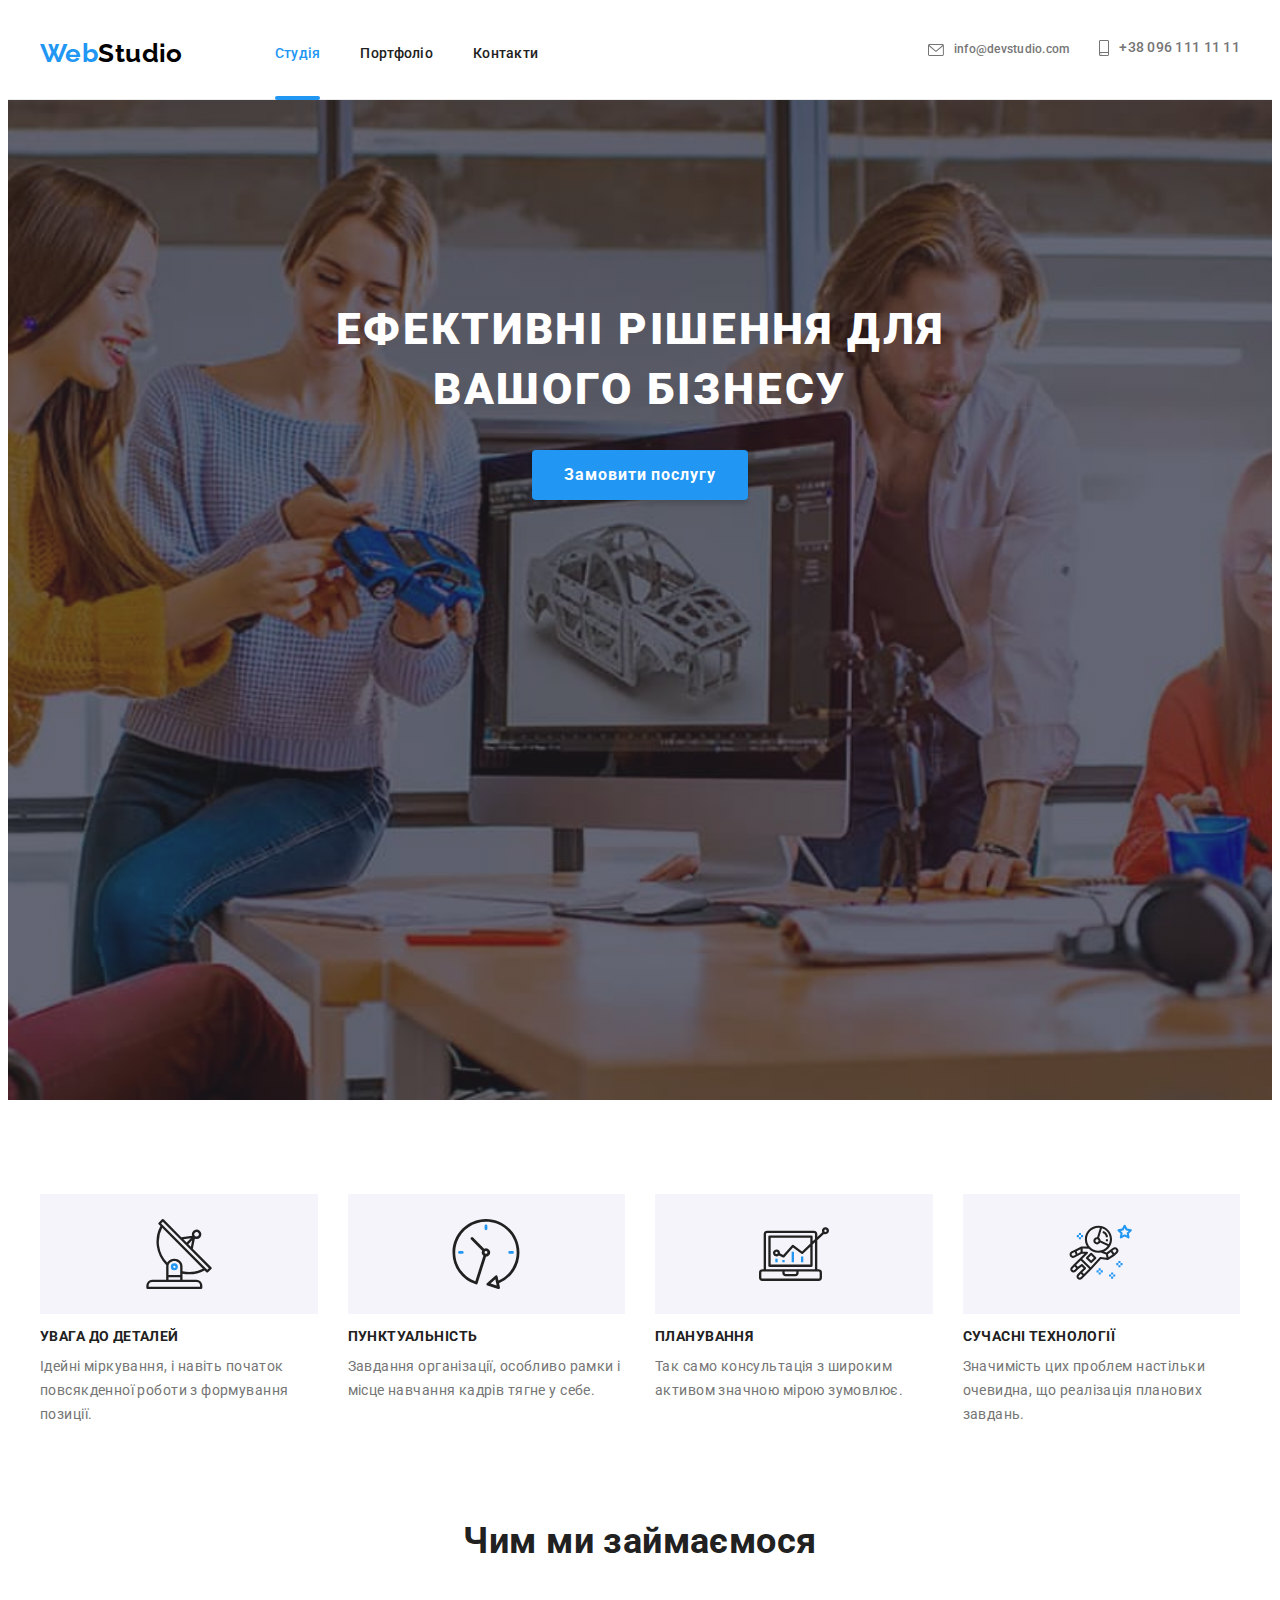
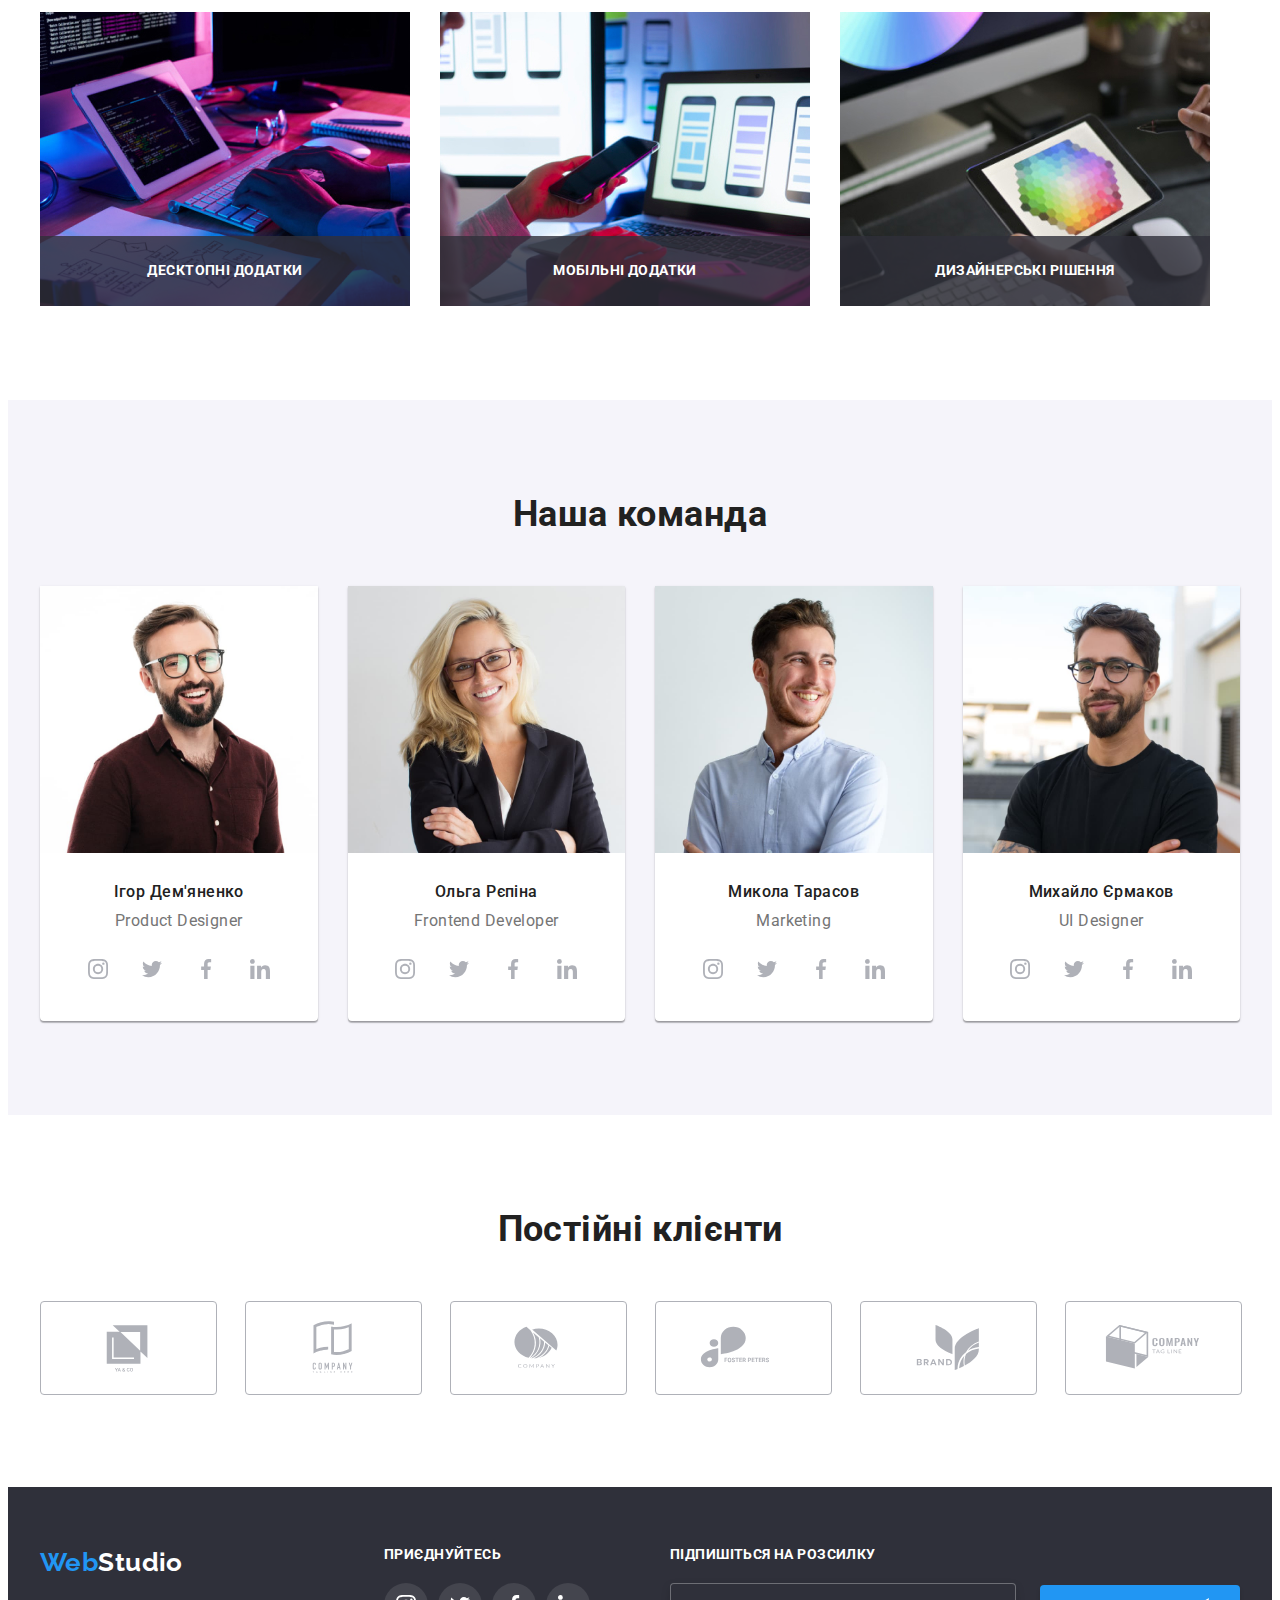
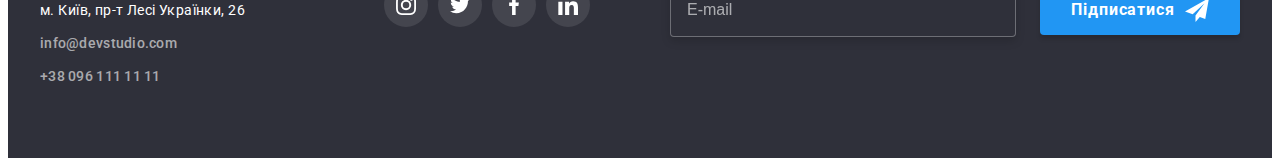
<file: index.html>
<!DOCTYPE html>
<html lang="uk">
  <head>
    <meta charset="UTF-8" />
    <meta http-equiv="X-UA-Compatible" content="IE=edge" />
    <meta name="viewport" content="width=device-width, initial-scale=1.0" />
    <title>Document</title>
    <link rel="preconnect" href="https://fonts.googleapis.com" />
    <link rel="preconnect" href="https://fonts.gstatic.com" crossorigin />
    <link
      href="https://fonts.googleapis.com/css2?family=Raleway:wght@700&family=Roboto:wght@400;500;700;900&display=swap"
      rel="stylesheet"
    />
    <link
      rel="stylesheet"
      href="https://cdnjs.cloudflare.com/ajax/libs/modern-normalize/1.1.0/modern-normalize.min.css"
      integrity="sha512-wpPYUAdjBVSE4KJnH1VR1HeZfpl1ub8YT/NKx4PuQ5NmX2tKuGu6U/JRp5y+Y8XG2tV+wKQpNHVUX03MfMFn9Q=="
      crossorigin="anonymous"
      referrerpolicy="no-referrer"
    />
    <link rel="stylesheet" href="./css/main.min.css" />
  </head>
  <body class="page">
    <header class="header">
      <div class="container main__nav">
        <a href="./index.html" class="logo header__logo"
          ><span class="web header__web">Web</span>Studio</a
        >

        <nav class="site header__site">
          <ul class="site__nav">
            <li class="site__item">
              <a href="./index.html" class="nav__link current">Студія</a>
            </li>
            <li class="site__item">
              <a href="./portfolio.html" class="nav__link">Портфоліо</a>
            </li>
            <li class="site__item">
              <a href="#" class="nav__link">Контакти</a>
            </li>
          </ul>
        </nav>

        <ul class="list__header">
          <li class="list__item">
            <a class="header__mail" href="mailto:info@devstudio.com">
              <svg class="envelope-icon" width="16" height="12">
                <use href="./images/icons.svg#icon-envelope"></use>
              </svg>
              info@devstudio.com
            </a>
          </li>
          <li class="list__item">
            <a class="header__contact" href="tel:+380961111111">
              <svg class="smartphone-icon" width="10" height="16">
                <use href="./images/icons.svg#icon-smartphone"></use>
              </svg>
              +38 096 111 11 11
            </a>
          </li>
        </ul>
        <button type="button" class="menu-open" data-menu-open>
          <svg class="menu" width="40" height="40">
            <use href="./images/icons.svg#icon-menu"></use>
          </svg>
        </button>
        <div class="mob-menu is-hidden" data-menu>
          <div class="container-menu">
            <div class="menu-mob-top">
              <button type="button" class="menu-close" data-menu-close>
                <svg class="menu" width="40" height="40">
                  <use href="./images/icons.svg#icon-close-menu"></use>
                </svg>
              </button>
              <ul class="menu-list">
                <li class="menu-item">
                  <a href="./index.html" class="menu-link current">Студія</a>
                </li>
                <li class="menu-item">
                  <a href="./portfolio.html" class="menu-link">Портфоліо</a>
                </li>
                <li class="menu-item">
                  <a href="#" class="menu-link">Контакти</a>
                </li>
              </ul>
            </div>
            <div class="menu-mob-bottom">
              <ul class="mob-contact">
                <li class="contact-item">
                  <a class="menu-tel" href="tel:+380961111111">
                    +38 096 111 11 11
                  </a>
                </li>
                <li class="contact-item">
                  <a class="menu-mail" href="mailto:info@devstudio.com">
                    info@devstudio.com
                  </a>
                </li>
              </ul>
              <ul class="menu-soc">
                <li class="menu-soc-item">
                  <a class="menu-soc-link" href="#">Instagram</a>
                </li>
                <li class="menu-soc-item">
                  <a class="menu-soc-link" href="#">Twitter</a>
                </li>
                <li class="menu-soc-item">
                  <a class="menu-soc-link" href="#">Facebook</a>
                </li>
                <li>
                  <a class="menu-soc-link" href="#">LinkedIn</a>
                </li>
              </ul>
            </div>
          </div>
        </div>
      </div>
    </header>

    <main>
      <section class="hero">
        <div class="container">
          <h1 class="hero__title">Ефективні рішення для вашого бізнесу</h1>
          <button class="hero__button" type="button" data-modal-open>
            Замовити послугу
          </button>
        </div>
      </section>

      <section class="section-feature">
        <div class="container">
          <h2 class="visual-hidden">особливості</h2>
          <ul class="feature-list">
            <li class="feature-list__item">
              <div class="feature__icon">
                <svg class="antenna" width="70" height="70">
                  <use href="./images/icons.svg#icon-antenna"></use>
                </svg>
              </div>
              <h3 class="title">УВАГА ДО ДЕТАЛЕЙ</h3>
              <p class="text">
                Ідейні міркування, і навіть початок повсякденної роботи з
                формування позиції.
              </p>
            </li>
            <li class="feature-list__item">
              <div class="feature__icon">
                <svg class="clock" width="70" height="70">
                  <use href="./images/icons.svg#icon-clock"></use>
                </svg>
              </div>
              <h3 class="title">ПУНКТУАЛЬНІСТЬ</h3>
              <p class="text">
                Завдання організації, особливо рамки і місце навчання кадрів
                тягне у себе.
              </p>
            </li>
            <li class="feature-list__item">
              <div class="feature__icon">
                <svg class="diagram" width="70" height="70">
                  <use href="./images/icons.svg#icon-diagram"></use>
                </svg>
              </div>
              <h3 class="title">ПЛАНУВАННЯ</h3>
              <p class="text">
                Так само консультація з широким активом значною мірою зумовлює.
              </p>
            </li>
            <li class="feature-list__item">
              <div class="feature__icon">
                <svg class="astronaut" width="70" height="70">
                  <use href="./images/icons.svg#icon-astronaut"></use>
                </svg>
              </div>
              <h3 class="title">СУЧАСНІ ТЕХНОЛОГІЇ</h3>
              <p class="text">
                Значимість цих проблем настільки очевидна, що реалізація
                планових завдань.
              </p>
            </li>
          </ul>
        </div>
      </section>

      <section class="section-work">
        <div class="container">
          <h2 class="title__work">Чим ми займаємося</h2>
          <ul class="work__img">
            <li class="work__item">
              <img
                srcset="./images/box1.jpg 1x, ./images/box1-2x.jpg 2x"
                src="./images/box1.jpg"
                alt="програмування"
                width="370"
                height="294"
              />
              <p class="work__label">Десктопні додатки</p>
            </li>
            <li class="work__item">
              <img
                srcset="./images/box2.jpg 1x, ./images/box2-2x.jpg 2x"
                src="./images/box2.jpg"
                alt="тестування"
                width="370"
                height="294"
              />
              <p class="work__label">Мобільні додатки</p>
            </li>
            <li class="work__item">
              <img
                srcset="./images/box3.jpg 1x, ./images/box3-2x.jpg 2x"
                src="./images/box3.jpg"
                alt="дизайн"
                width="370"
                height="294"
              />
              <p class="work__label">Дизайнерські рішення</p>
            </li>
          </ul>
        </div>
      </section>

      <section class="section-team">
        <div class="container">
          <h2 class="team__title">Наша команда</h2>

          <ul class="team__items">
            <li class="item">
              <picture>
                <source
                  srcset="
                    ./images/team-des1.jpg    1x,
                    ./images/team-des1-2x.jpg 2x
                  "
                  media="(min-width: 1200px)"
                />
                <source
                  srcset="
                    ./images/team-tab1.jpg    1x,
                    ./images/team-tab1-2x.jpg 2x
                  "
                  media="(min-width: 768px)"
                />
                <source
                  srcset="
                    ./images/team-mob1.jpg    1x,
                    ./images/team-mob1-2x.jpg 2x
                  "
                  media="(max-width: 767px)"
                />
                <img
                  class="img-team"
                  src="./images/team-mob1-2x.jpg"
                  alt="продуктовий дизайн"
                  width="450"
                />
              </picture>

              <h3 class="title">Ігор Дем'яненко</h3>
              <p class="text">Product Designer</p>
              <ul class="team__list">
                <li class="team__item">
                  <a class="team__link" href="#">
                    <svg class="team__icon" width="20" height="20">
                      <use href="./images/icons.svg#icon-instagram"></use>
                    </svg>
                  </a>
                </li>
                <li class="team__item">
                  <a class="team__link" href="#">
                    <svg class="team__icon" width="20" height="20">
                      <use href="./images/icons.svg#icon-twitter"></use>
                    </svg>
                  </a>
                </li>
                <li class="team__item">
                  <a class="team__link" href="#">
                    <svg class="team__icon" width="20" height="20">
                      <use href="./images/icons.svg#icon-facebook"></use>
                    </svg>
                  </a>
                </li>
                <li class="team__item">
                  <a class="team__link" href="#">
                    <svg class="team__icon" width="20" height="20">
                      <use href="./images/icons.svg#icon-linkedin"></use>
                    </svg>
                  </a>
                </li>
              </ul>
            </li>
            <li class="item">
              <picture>
                <source
                  srcset="
                    ./images/team-des2.jpg    1x,
                    ./images/team-des2-2x.jpg 2x
                  "
                  media="(min-width: 1200px)"
                />
                <source
                  srcset="
                    ./images/team-tab2.jpg    1x,
                    ./images/team-tab2-2x.jpg 2x
                  "
                  media="(min-width: 768px)"
                />
                <source
                  srcset="
                    ./images/team-mob2.jpg    1x,
                    ./images/team-mob2-2x.jpg 2x
                  "
                  media="(max-width: 767px)"
                />
                <img
                  src="./images/team-mob2-2x.jpg"
                  alt="фронтенд-розробник"
                  width="450"
                />
              </picture>

              <h3 class="title">Ольга Рєпіна</h3>
              <p class="text">Frontend Developer</p>
              <ul class="team__list">
                <li class="team__item">
                  <a class="team__link" href="#">
                    <svg class="team__icon" width="20" height="20">
                      <use href="./images/icons.svg#icon-instagram"></use>
                    </svg>
                  </a>
                </li>
                <li class="team__item">
                  <a class="team__link" href="#">
                    <svg class="team__icon" width="20" height="20">
                      <use href="./images/icons.svg#icon-twitter"></use>
                    </svg>
                  </a>
                </li>
                <li class="team__item">
                  <a class="team__link" href="#">
                    <svg class="team__icon" width="20" height="20">
                      <use href="./images/icons.svg#icon-facebook"></use>
                    </svg>
                  </a>
                </li>
                <li class="team__item">
                  <a class="team__link" href="#">
                    <svg class="team__icon" width="20" height="20">
                      <use href="./images/icons.svg#icon-linkedin"></use>
                    </svg>
                  </a>
                </li>
              </ul>
            </li>
            <li class="item">
              <picture>
                <source
                  srcset="
                    ./images/team-des3.jpg    1x,
                    ./images/team-des3-2x.jpg 2x
                  "
                  media="(min-width: 1200px)"
                />
                <source
                  srcset="
                    ./images/team-tab3.jpg    1x,
                    ./images/team-tab3-2x.jpg 2x
                  "
                  media="(min-width: 768px)"
                />
                <source
                  srcset="
                    ./images/team-mob3.jpg    1x,
                    ./images/team-mob3-2x.jpg 2x
                  "
                  media="(max-width: 767px)"
                />
                <img
                  src="./images/team-mob3-2x.jpg"
                  alt="маркетинг"
                  width="450"
                />
              </picture>

              <h3 class="title">Микола Тарасов</h3>
              <p class="text">Marketing</p>
              <ul class="team__list">
                <li class="team__item">
                  <a class="team__link" href="#">
                    <svg class="team__icon" width="20" height="20">
                      <use href="./images/icons.svg#icon-instagram"></use>
                    </svg>
                  </a>
                </li>
                <li class="team__item">
                  <a class="team__link" href="#">
                    <svg class="team__icon" width="20" height="20">
                      <use href="./images/icons.svg#icon-twitter"></use>
                    </svg>
                  </a>
                </li>
                <li class="team__item">
                  <a class="team__link" href="#">
                    <svg class="team__icon" width="20" height="20">
                      <use href="./images/icons.svg#icon-facebook"></use>
                    </svg>
                  </a>
                </li>
                <li class="team__item">
                  <a class="team__link" href="#">
                    <svg class="team__icon" width="20" height="20">
                      <use href="./images/icons.svg#icon-linkedin"></use>
                    </svg>
                  </a>
                </li>
              </ul>
            </li>
            <li class="item">
              <picture>
                <source
                  srcset="
                    ./images/team-des4.jpg    1x,
                    ./images/team-des4-2x.jpg 2x
                  "
                  media="(min-width: 1200px)"
                />
                <source
                  srcset="
                    ./images/team-tab4.jpg    1x,
                    ./images/team-tab4-2x.jpg 2x
                  "
                  media="(min-width: 768px)"
                />
                <source
                  srcset="
                    ./images/team-mob4.jpg    1x,
                    ./images/team-mob4-2x.jpg 2x
                  "
                  media="(max-width: 767px)"
                />
                <img
                  src="./images/team-mob4-2x.jpg"
                  alt="графічний дизайнер"
                  width="450"
                />
              </picture>

              <h3 class="title">Михайло Єрмаков</h3>
              <p class="text">UI Designer</p>
              <ul class="team__list">
                <li class="team__item">
                  <a class="team__link" href="#">
                    <svg class="team__icon" width="20" height="20">
                      <use href="./images/icons.svg#icon-instagram"></use>
                    </svg>
                  </a>
                </li>
                <li class="team__item">
                  <a class="team__link" href="#">
                    <svg class="team__icon" width="20" height="20">
                      <use href="./images/icons.svg#icon-twitter"></use>
                    </svg>
                  </a>
                </li>
                <li class="team__item">
                  <a class="team__link" href="#">
                    <svg class="team__icon" width="20" height="20">
                      <use href="./images/icons.svg#icon-facebook"></use>
                    </svg>
                  </a>
                </li>
                <li class="team__item">
                  <a class="team__link" href="#">
                    <svg class="team__icon" width="20" height="20">
                      <use href="./images/icons.svg#icon-linkedin"></use>
                    </svg>
                  </a>
                </li>
              </ul>
            </li>
          </ul>
        </div>
      </section>
      <section class="section-client">
        <div class="container">
          <h2 class="client__title">Постійні клієнти</h2>
          <ul class="client">
            <li class="client__item">
              <a class="client__link" href="#">
                <svg class="client__icon" width="106" height="60">
                  <use href="./images/icons.svg#icon-Logo1"></use>
                </svg>
              </a>
            </li>
            <li class="client__item">
              <a class="client__link" href="#">
                <svg class="client__icon" width="106" height="60">
                  <use href="./images/icons.svg#icon-Logo2"></use>
                </svg>
              </a>
            </li>
            <li class="client__item">
              <a class="client__link" href="#">
                <svg class="client__icon" width="106" height="60">
                  <use href="./images/icons.svg#icon-Logo3"></use>
                </svg>
              </a>
            </li>
            <li class="client__item">
              <a class="client__link" href="#">
                <svg class="client__icon" width="106" height="60">
                  <use href="./images/icons.svg#icon-Logo4"></use>
                </svg>
              </a>
            </li>
            <li class="client__item">
              <a class="client__link" href="#">
                <svg class="client__icon" width="106" height="60">
                  <use href="./images/icons.svg#icon-Logo5"></use>
                </svg>
              </a>
            </li>
            <li class="client__item">
              <a class="client__link" href="#">
                <svg class="client__icon" width="106" height="60">
                  <use href="./images/icons.svg#icon-Logo6"></use>
                </svg>
              </a>
            </li>
          </ul>
        </div>
      </section>
    </main>

    <footer class="footer">
      <div class="footer-container container">
        <div class="footer__address">
          <div class="logo__web">
            <a href="./index.html" class="footer__logo"
              ><span class="footer__web">Web</span>Studio</a
            >
          </div>
          <address>
            <div class="address">
              <ul class="list__item">
                <li class="item__add">
                  <a
                    class="footer__location"
                    href="https://goo.gl/maps/7Pt5SD2hVirgwxjC6"
                    target="_blank"
                    rel="noopener noreferrer"
                    >м. Київ, пр-т Лесі Українки, 26</a
                  >
                </li>
                <li class="item__add">
                  <a class="footer__mail" href="mailto:info@devstudio.com"
                    >info@devstudio.com</a
                  >
                </li>
                <li class="item__add">
                  <a class="footer__contact" href="tel:+380961111111"
                    >+38 096 111 11 11</a
                  >
                </li>
              </ul>
            </div>
          </address>
        </div>
        <div class="footer__social">
          <span class="footer__title">приєднуйтесь</span>
          <ul class="social__list">
            <li class="social__item">
              <a class="social__link" href="#">
                <svg class="social-icon" width="20" height="20">
                  <use href="./images/icons.svg#icon-instagram"></use>
                </svg>
              </a>
            </li>
            <li class="social__item">
              <a class="social__link" href="#">
                <svg class="social-icon" width="20" height="20">
                  <use href="./images/icons.svg#icon-twitter"></use>
                </svg>
              </a>
            </li>
            <li class="social__item">
              <a class="social__link" href="#">
                <svg class="social-icon" width="20" height="20">
                  <use href="./images/icons.svg#icon-facebook"></use>
                </svg>
              </a>
            </li>
            <li class="social__item">
              <a class="social__link" href="#">
                <svg class="social-icon" width="20" height="20">
                  <use href="./images/icons.svg#icon-linkedin"></use>
                </svg>
              </a>
            </li>
          </ul>
        </div>

        <div class="e-mail__footer">
          <label class="footer__title" for="email-name"
            >Підпишіться на розсилку</label
          >
          <form class="footer__form">
            <input
              type="email"
              class="email__input"
              name="email-name"
              id="email-name"
              placeholder="E-mail"
            />

            <button type="button" class="subscribe__btn">
              Підписатися
              <svg class="modal-send__icon" width="24" height="24">
                <use href="./images/icons.svg#icon-send"></use>
              </svg>
            </button>
          </form>
        </div>
      </div>
    </footer>
    <div class="backdrop is-hidden" data-modal>
      <div class="modal">
        <button type="button" class="modal-close" data-modal-close>
          <svg class="modal-close-icon" width="18" height="18">
            <use href="./images/icons.svg#icon-close"></use>
          </svg>
        </button>
        <p class="modal-title">Залиште свої дані, ми вам передзвонимо</p>
        <form class="modal-form">
          <div class="modal-field">
            <label for="user-name" class="input-label">Ім'я</label>
            <div class="input-wrapper">
              <input
                type="text"
                name="user-name"
                class="modal-input"
                id="user-name"
                required
              />
              <svg class="modal-icon" width="18" height="18">
                <use href="./images/icons.svg#icon-person-modal"></use>
              </svg>
            </div>
          </div>

          <div class="modal-field">
            <label for="user-tel" class="input-label">Телефон</label>
            <div class="input-wrapper">
              <input
                type="tel"
                name="user-tel"
                class="modal-input"
                id="user-tel"
                required
              />
              <svg class="modal-icon" width="18" height="18">
                <use href="./images/icons.svg#icon-phone-modal"></use>
              </svg>
            </div>
          </div>
          <div class="modal-field">
            <label for="user-email" class="input-label">Пошта</label>
            <div class="input-wrapper">
              <input
                type="email"
                name="user-email"
                class="modal-input"
                id="user-email"
                required
              />
              <svg class="modal-icon" width="18" height="18">
                <use href="./images/icons.svg#icon-email-modal"></use>
              </svg>
            </div>
          </div>

          <div class="modal-field">
            <label for="user-text" class="input-label">Коментар</label>
            <textarea
              name="user-text"
              id="user-text"
              class="modal-comment"
              placeholder="Введіть текст"
            ></textarea>
          </div>
          <div class="modal-policy">
            <input
              type="checkbox"
              name="policy"
              class="modal-check visual-hidden"
              id="policy"
            />
            <label for="policy" class="check-text">
              <span>
                <svg class="check-icon" width="16" height="15">
                  <use href="./images/icons.svg#icon-check"></use>
                </svg>
              </span>
              Погоджуюся з розсилкою та приймаю
              <a href="#" class="policy-link">Умови договору</a></label
            >
          </div>
          <button class="submit-button" type="submit">Відправити</button>
        </form>
      </div>
    </div>
    <script src="./js/modal.js"></script>
    <script src="./js/menu.js"></script>
  </body>
</html>
</file>
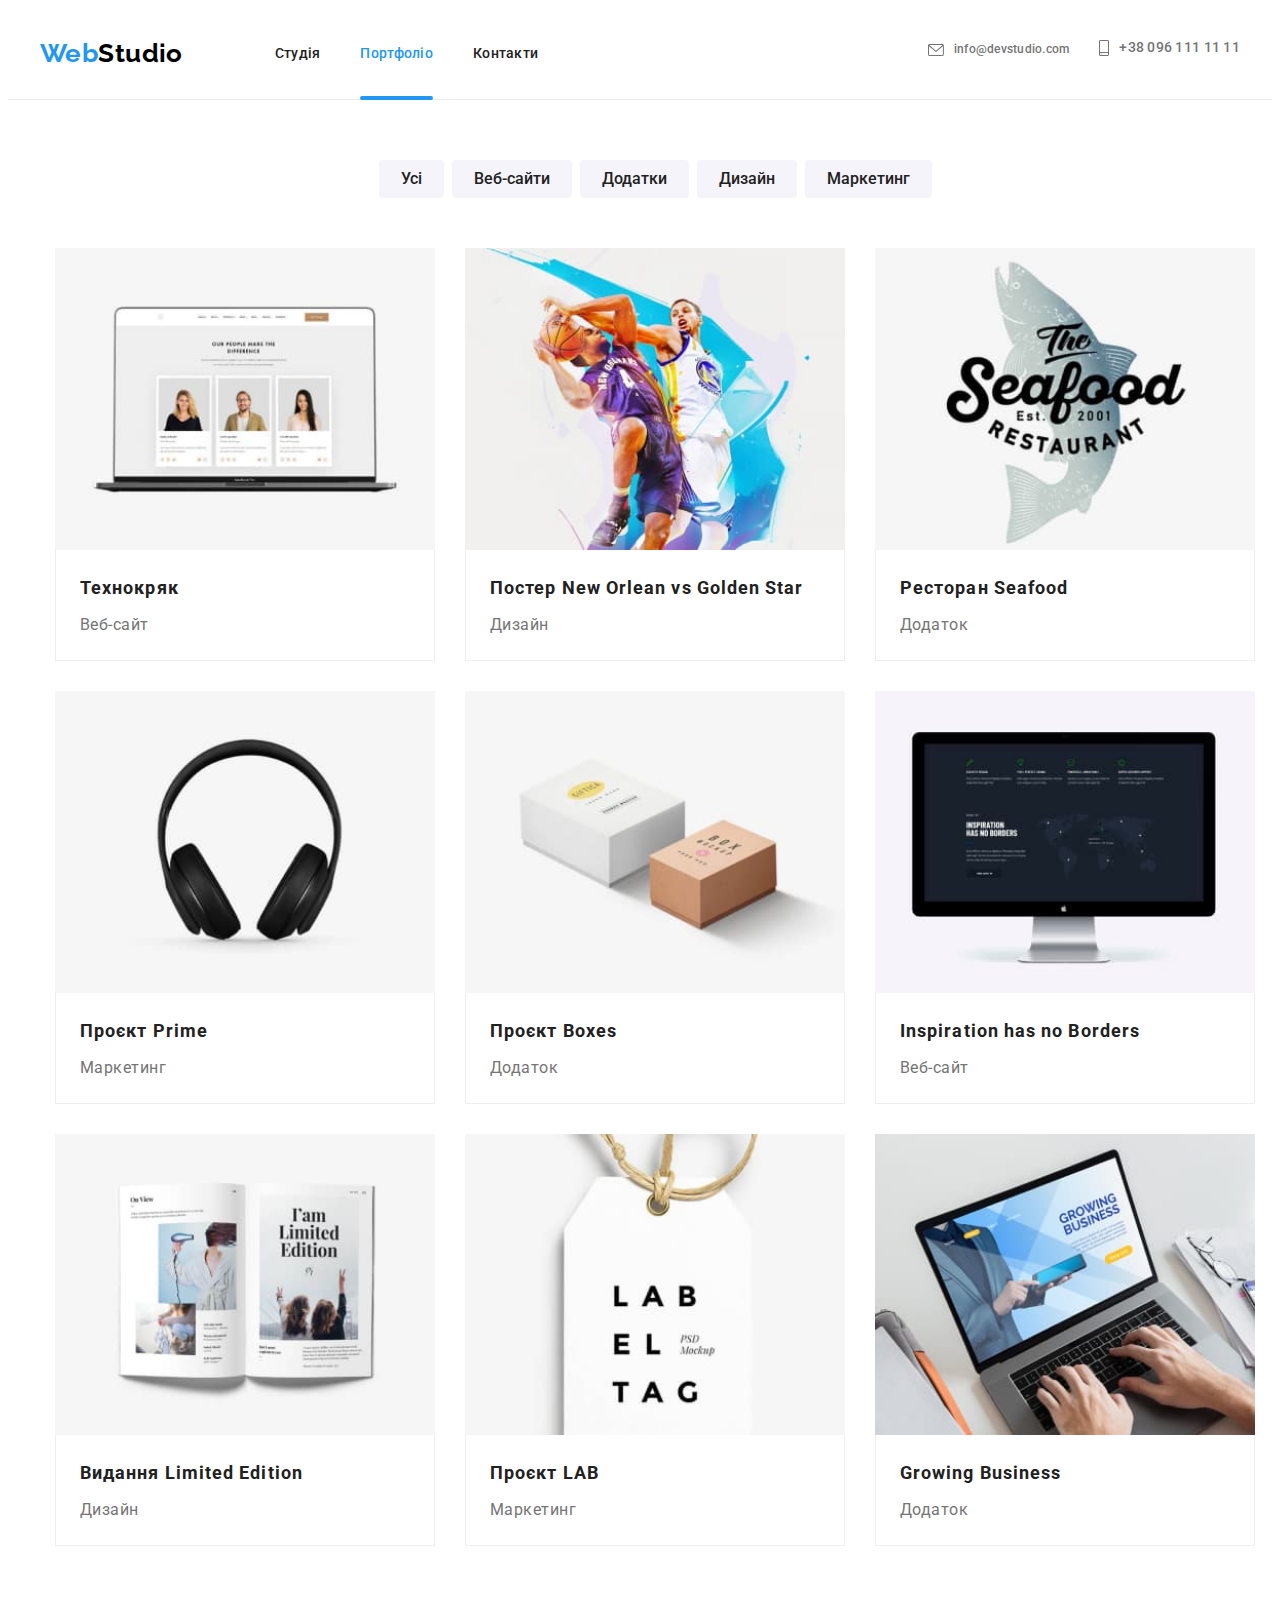
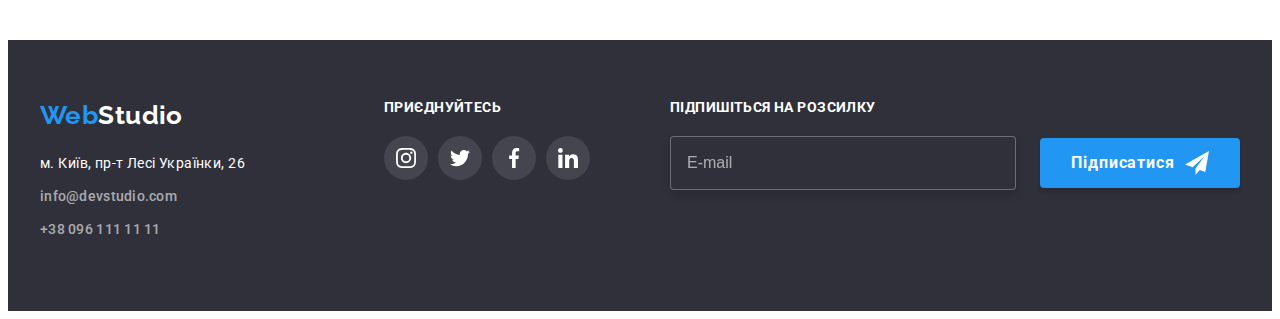
<file: portfolio.html>
<!DOCTYPE html>
<html lang="uk">
  <head>
    <meta charset="UTF-8" />
    <meta http-equiv="X-UA-Compatible" content="IE=edge" />
    <meta name="viewport" content="width=device-width, initial-scale=1.0" />
    <title>Document</title>
    <link rel="preconnect" href="https://fonts.googleapis.com" />
    <link rel="preconnect" href="https://fonts.gstatic.com" crossorigin />
    <link
      href="https://fonts.googleapis.com/css2?family=Raleway:wght@700&family=Roboto:wght@400;500;700;900&display=swap"
      rel="stylesheet"
    />
    <link
      rel="stylesheet"
      href="https://cdnjs.cloudflare.com/ajax/libs/modern-normalize/1.1.0/modern-normalize.min.css"
      integrity="sha512-wpPYUAdjBVSE4KJnH1VR1HeZfpl1ub8YT/NKx4PuQ5NmX2tKuGu6U/JRp5y+Y8XG2tV+wKQpNHVUX03MfMFn9Q=="
      crossorigin="anonymous"
      referrerpolicy="no-referrer"
    />

    <link rel="stylesheet" href="./css/main.min.css" />
  </head>
  <body class="page-portfolio">
    <header class="header">
      <div class="container main__nav">
        <a href="./index.html" class="logo header__logo"
          ><span class="web header__web">Web</span>Studio</a
        >

        <nav class="site header__site">
          <ul class="site__nav">
            <li class="site__item">
              <a href="./index.html" class="nav__link">Студія</a>
            </li>
            <li class="site__item">
              <a href="./portfolio.html" class="nav__link current">Портфоліо</a>
            </li>
            <li class="site__item">
              <a href="#" class="nav__link">Контакти</a>
            </li>
          </ul>
        </nav>

        <ul class="list__header">
          <li class="list__item">
            <a class="header__mail" href="mailto:info@devstudio.com">
              <svg class="envelope-icon" width="16" height="12">
                <use href="./images/icons.svg#icon-envelope"></use>
              </svg>
              info@devstudio.com
            </a>
          </li>
          <li class="list__item">
            <a class="header__contact" href="tel:+380961111111">
              <svg class="smartphone-icon" width="10" height="16">
                <use href="./images/icons.svg#icon-smartphone"></use>
              </svg>
              +38 096 111 11 11
            </a>
          </li>
        </ul>
        <button type="button" class="menu-open" data-menu-open>
          <svg class="menu" width="40" height="40">
            <use href="./images/icons.svg#icon-menu"></use>
          </svg>
        </button>
        <div class="mob-menu is-hidden" data-menu>
          <div class="container-menu">
            <div class="menu-mob-top">
              <button type="button" class="menu-close" data-menu-close>
                <svg class="menu" width="40" height="40">
                  <use href="./images/icons.svg#icon-close-menu"></use>
                </svg>
              </button>
              <ul class="menu-list">
                <li class="menu-item">
                  <a href="./index.html" class="menu-link">Студія</a>
                </li>
                <li class="menu-item">
                  <a href="./portfolio.html" class="menu-link current"
                    >Портфоліо</a
                  >
                </li>
                <li class="menu-item">
                  <a href="#" class="menu-link">Контакти</a>
                </li>
              </ul>
            </div>
            <div class="menu-mob-bottom">
              <ul class="mob-contact">
                <li class="contact-item">
                  <a class="menu-tel" href="tel:+380961111111">
                    +38 096 111 11 11
                  </a>
                </li>
                <li class="contact-item">
                  <a class="menu-mail" href="mailto:info@devstudio.com">
                    info@devstudio.com
                  </a>
                </li>
              </ul>
              <ul class="menu-soc">
                <li class="menu-soc-item">
                  <a class="menu-soc-link" href="#">Instagram</a>
                </li>
                <li class="menu-soc-item">
                  <a class="menu-soc-link" href="#">Twitter</a>
                </li>
                <li class="menu-soc-item">
                  <a class="menu-soc-link" href="#">Facebook</a>
                </li>
                <li>
                  <a class="menu-soc-link" href="#">LinkedIn</a>
                </li>
              </ul>
            </div>
          </div>
        </div>
      </div>
    </header>
    <main>
      <section class="section">
        <div class="container-portfolio container">
          <h1 class="section-title visual-hidden">Портфоліо</h1>
          <div class="project-container">
            <ul class="filter">
              <li class="item">
                <button class="button-filter" type="button">Усі</button>
              </li>
              <li class="item">
                <button class="button-filter" type="button">Веб-сайти</button>
              </li>
              <li class="item">
                <button class="button-filter" type="button">Додатки</button>
              </li>
              <li class="item">
                <button class="button-filter" type="button">Дизайн</button>
              </li>
              <li class="item">
                <button class="button-filter" type="button">Маркетинг</button>
              </li>
            </ul>

            <ul class="project">
              <li class="project-element">
                <a href="#" class="project-link">
                  <div class="project-item-text">
                    <picture>
                      <source
                        srcset="
                          ./images/por-des-1-1x.jpg 1x,
                          ./images/por-des-1-2x.jpg 2x
                        "
                        media="(min-width: 1200px)"
                      />
                      <source
                        srcset="
                          ./images/por-tab-1-1x.jpg 1x,
                          ./images/por-tab-1-2x.jpg 2x
                        "
                        media="(min-width: 768px)"
                      />
                      <source
                        srcset="
                          ./images/por-mob-1-1x.jpg 1x,
                          ./images/por-mob-1-2x.jpg 2x
                        "
                        media="(max-width: 767px)"
                      />
                      <img
                        class="item-img"
                        src="./images/por-mob-1-1x.jpg"
                        alt="сторінка сайту на ноутбуці"
                        width="450"
                        height="294"
                      />
                    </picture>
                    <p class="project-top-text">
                      Ресурс пропонує комплексні пропозиції з різним рівнем
                      функціоналу та сервісів. Все це дозволить відвідувачу
                      отримати вичерпні відомості про компанію чи приватну
                      особу.
                    </p>
                  </div>
                  <div class="project-title-text">
                    <h2 class="project-title">Технокряк</h2>
                    <p class="project-text">Веб-сайт</p>
                  </div>
                </a>
              </li>
              <li class="project-element">
                <a href="#" class="project-link">
                  <div class="project-item-text">
                    <picture>
                      <source
                        srcset="
                          ./images/por-des-2-1x.jpg 1x,
                          ./images/por-des-2-2x.jpg 2x
                        "
                        media="(min-width: 1200px)"
                      />
                      <source
                        srcset="
                          ./images/por-tab-2-1x.jpg 1x,
                          ./images/por-tab-2-2x.jpg 2x
                        "
                        media="(min-width: 768px)"
                      />
                      <source
                        srcset="
                          ./images/por-mob-2-1x.jpg 1x,
                          ./images/por-mob-2-2x.jpg 2x
                        "
                        media="(max-width: 767px)"
                      />
                      <img
                        class="item-img"
                        src="./images/por-mob-2-1x.jpg"
                        alt="двоє грають у баскетбол"
                        width="450"
                        height="294"
                      />
                    </picture>
                    <p class="project-top-text">
                      Ресурс пропонує комплексні пропозиції з різним рівнем
                      функціоналу та сервісів. Все це дозволить відвідувачу
                      отримати вичерпні відомості про компанію чи приватну
                      особу.
                    </p>
                  </div>
                  <div class="project-title-text">
                    <h2 class="project-title">
                      Постер New Orlean vs Golden Star
                    </h2>
                    <p class="project-text">Дизайн</p>
                  </div>
                </a>
              </li>
              <li class="project-element">
                <a href="#" class="project-link">
                  <div class="project-item-text">
                    <picture>
                      <source
                        srcset="
                          ./images/por-des-3-1x.jpg 1x,
                          ./images/por-des-3-2x.jpg 2x
                        "
                        media="(min-width: 1200px)"
                      />
                      <source
                        srcset="
                          ./images/por-tab-3-1x.jpg 1x,
                          ./images/por-tab-3-2x.jpg 2x
                        "
                        media="(min-width: 768px)"
                      />
                      <source
                        srcset="
                          ./images/por-mob-3-1x.jpg 1x,
                          ./images/por-mob-3-2x.jpg 2x
                        "
                        media="(max-width: 767px)"
                      />
                      <img
                        class="item-img"
                        src="./images/por-mob-3-1x.jpg"
                        alt="риба з надписом"
                        width="450"
                        height="294"
                      />
                    </picture>
                    <p class="project-top-text">
                      Ресурс пропонує комплексні пропозиції з різним рівнем
                      функціоналу та сервісів. Все це дозволить відвідувачу
                      отримати вичерпні відомості про компанію чи приватну
                      особу.
                    </p>
                  </div>
                  <div class="project-title-text">
                    <h2 class="project-title">Ресторан Seafood</h2>
                    <p class="project-text">Додаток</p>
                  </div>
                </a>
              </li>
              <li class="project-element">
                <a href="#" class="project-link">
                  <div class="project-item-text">
                    <picture>
                      <source
                        srcset="
                          ./images/por-des-4-1x.jpg 1x,
                          ./images/por-des-4-2x.jpg 2x
                        "
                        media="(min-width: 1200px)"
                      />
                      <source
                        srcset="
                          ./images/por-tab-4-1x.jpg 1x,
                          ./images/por-tab-4-2x.jpg 2x
                        "
                        media="(min-width: 768px)"
                      />
                      <source
                        srcset="
                          ./images/por-mob-4-1x.jpg 1x,
                          ./images/por-mob-4-2x.jpg 2x
                        "
                        media="(max-width: 767px)"
                      />

                      <img
                        class="item-img"
                        src="./images/por-mob-4-1x.jpg"
                        alt="навушники"
                        width="450"
                        height="294"
                      />
                    </picture>
                    <p class="project-top-text">
                      Ресурс пропонує комплексні пропозиції з різним рівнем
                      функціоналу та сервісів. Все це дозволить відвідувачу
                      отримати вичерпні відомості про компанію чи приватну
                      особу.
                    </p>
                  </div>
                  <div class="project-title-text">
                    <h2 class="project-title">Проєкт Prime</h2>
                    <p class="project-text">Маркетинг</p>
                  </div>
                </a>
              </li>
              <li class="project-element">
                <a href="#" class="project-link">
                  <div class="project-item-text">
                    <picture>
                      <source
                        srcset="
                          ./images/por-des-5-1x.jpg 1x,
                          ./images/por-des-5-2x.jpg 2x
                        "
                        media="(min-width: 1200px)"
                      />
                      <source
                        srcset="
                          ./images/por-tab-5-1x.jpg 1x,
                          ./images/por-tab-5-2x.jpg 2x
                        "
                        media="(min-width: 768px)"
                      />
                      <source
                        srcset="
                          ./images/por-mob-5-1x.jpg 1x,
                          ./images/por-mob-5-2x.jpg 2x
                        "
                        media="(max-width: 767px)"
                      />
                      <img
                        class="item-img"
                        src="./images/por-mob-5-1x.jpg"
                        alt="дві коробки з надписом"
                        width="450"
                        height="294"
                      />
                    </picture>

                    <p class="project-top-text">
                      Ресурс пропонує комплексні пропозиції з різним рівнем
                      функціоналу та сервісів. Все це дозволить відвідувачу
                      отримати вичерпні відомості про компанію чи приватну
                      особу.
                    </p>
                  </div>
                  <div class="project-title-text">
                    <h2 class="project-title">Проєкт Boxes</h2>
                    <p class="project-text">Додаток</p>
                  </div>
                </a>
              </li>
              <li class="project-element">
                <a href="#" class="project-link">
                  <div class="project-item-text">
                    <picture>
                      <source
                        srcset="
                          ./images/por-des-6-1x.jpg 1x,
                          ./images/por-des-6-2x.jpg 2x
                        "
                        media="(min-width: 1200px)"
                      />
                      <source
                        srcset="
                          ./images/por-tab-6-1x.jpg 1x,
                          ./images/por-tab-6-2x.jpg 2x
                        "
                        media="(min-width: 768px)"
                      />
                      <source
                        srcset="
                          ./images/por-mob-6-1x.jpg 1x,
                          ./images/por-mob-6-2x.jpg 2x
                        "
                        media="(max-width: 767px)"
                      />
                      <img
                        class="item-img"
                        src="./images/por-mob-6-1x.jpg"
                        alt="сайт з мапою світу"
                        width="450"
                        height="294"
                      />
                    </picture>

                    <p class="project-top-text">
                      Ресурс пропонує комплексні пропозиції з різним рівнем
                      функціоналу та сервісів. Все це дозволить відвідувачу
                      отримати вичерпні відомості про компанію чи приватну
                      особу.
                    </p>
                  </div>
                  <div class="project-title-text">
                    <h2 class="project-title">Inspiration has no Borders</h2>
                    <p class="project-text">Веб-сайт</p>
                  </div>
                </a>
              </li>
              <li class="project-element">
                <a href="#" class="project-link">
                  <div class="project-item-text">
                    <picture>
                      <source
                        srcset="
                          ./images/por-des-7-1x.jpg 1x,
                          ./images/por-des-7-2x.jpg 2x
                        "
                        media="(min-width: 1200px)"
                      />
                      <source
                        srcset="
                          ./images/por-tab-7-1x.jpg 1x,
                          ./images/por-tab-7-2x.jpg 2x
                        "
                        media="(min-width: 768px)"
                      />
                      <source
                        srcset="
                          ./images/por-mob-7-1x.jpg 1x,
                          ./images/por-mob-7-2x.jpg 2x
                        "
                        media="(max-width: 767px)"
                      />
                      <img
                        class="item-img"
                        src="./images/por-mob-7-1x.jpg"
                        alt="сторінка журналу з зображенням дівчат"
                        width="450"
                        height="294"
                      />
                    </picture>
                    <p class="project-top-text">
                      Ресурс пропонує комплексні пропозиції з різним рівнем
                      функціоналу та сервісів. Все це дозволить відвідувачу
                      отримати вичерпні відомості про компанію чи приватну
                      особу.
                    </p>
                  </div>
                  <div class="project-title-text">
                    <h2 class="project-title">Видання Limited Edition</h2>
                    <p class="project-text">Дизайн</p>
                  </div>
                </a>
              </li>
              <li class="project-element">
                <a href="#" class="project-link">
                  <div class="project-item-text">
                    <picture>
                      <source
                        srcset="
                          ./images/por-des-8-1x.jpg 1x,
                          ./images/por-des-8-2x.jpg 2x
                        "
                        media="(min-width: 1200px)"
                      />
                      <source
                        srcset="
                          ./images/por-tab-8-1x.jpg 1x,
                          ./images/por-tab-8-2x.jpg 2x
                        "
                        media="(min-width: 768px)"
                      />
                      <source
                        srcset="
                          ./images/por-mob-8-1x.jpg 1x,
                          ./images/por-mob-8-2x.jpg 2x
                        "
                        media="(max-width: 767px)"
                      />
                      <img
                        class="item-img"
                        src="./images/por-mob-8-1x.jpg"
                        alt="бірка з текстом"
                        width="450"
                        height="294"
                      />
                    </picture>

                    <p class="project-top-text">
                      Ресурс пропонує комплексні пропозиції з різним рівнем
                      функціоналу та сервісів. Все це дозволить відвідувачу
                      отримати вичерпні відомості про компанію чи приватну
                      особу.
                    </p>
                  </div>
                  <div class="project-title-text">
                    <h2 class="project-title">Проєкт LAB</h2>
                    <p class="project-text">Маркетинг</p>
                  </div>
                </a>
              </li>
              <li class="project-element">
                <a href="#" class="project-link">
                  <div class="project-item-text">
                    <picture>
                      <source
                        srcset="
                          ./images/por-des-9-1x.jpg 1x,
                          ./images/por-des-9-2x.jpg 2x
                        "
                        media="(min-width: 1200px)"
                      />
                      <source
                        srcset="
                          ./images/por-tab-9-1x.jpg 1x,
                          ./images/por-tab-9-2x.jpg 2x
                        "
                        media="(min-width: 768px)"
                      />
                      <source
                        srcset="
                          ./images/por-mob-9-1x.jpg 1x,
                          ./images/por-mob-9-2x.jpg 2x
                        "
                        media="(max-width: 767px)"
                      />
                      <img
                        class="item-img"
                        src="./images/por-mob-9-1x.jpg"
                        alt="сайт на якому мужчина з планшетом"
                        width="450"
                        height="294"
                      />
                    </picture>
                    <p class="project-top-text">
                      Ресурс пропонує комплексні пропозиції з різним рівнем
                      функціоналу та сервісів. Все це дозволить відвідувачу
                      отримати вичерпні відомості про компанію чи приватну
                      особу.
                    </p>
                  </div>
                  <div class="project-title-text">
                    <h2 class="project-title">Growing Business</h2>
                    <p class="project-text">Додаток</p>
                  </div>
                </a>
              </li>
            </ul>
          </div>
        </div>
      </section>
    </main>

    <footer class="footer">
      <div class="footer-container container">
        <div class="footer__address">
          <div class="logo__web">
            <a href="./index.html" class="footer__logo"
              ><span class="footer__web">Web</span>Studio</a
            >
          </div>
          <address>
            <div class="address">
              <ul class="list__item">
                <li class="item__add">
                  <a
                    class="footer__location"
                    href="https://goo.gl/maps/7Pt5SD2hVirgwxjC6"
                    target="_blank"
                    rel="noopener noreferrer"
                    >м. Київ, пр-т Лесі Українки, 26</a
                  >
                </li>
                <li class="item__add">
                  <a class="footer__mail" href="mailto:info@devstudio.com"
                    >info@devstudio.com</a
                  >
                </li>
                <li class="item__add">
                  <a class="footer__contact" href="tel:+380961111111"
                    >+38 096 111 11 11</a
                  >
                </li>
              </ul>
            </div>
          </address>
        </div>
        <div class="footer__social">
          <span class="footer__title">приєднуйтесь</span>
          <ul class="social__list">
            <li class="social__item">
              <a class="social__link" href="#">
                <svg class="social-icon" width="20" height="20">
                  <use href="./images/icons.svg#icon-instagram"></use>
                </svg>
              </a>
            </li>
            <li class="social__item">
              <a class="social__link" href="#">
                <svg class="social-icon" width="20" height="20">
                  <use href="./images/icons.svg#icon-twitter"></use>
                </svg>
              </a>
            </li>
            <li class="social__item">
              <a class="social__link" href="#">
                <svg class="social-icon" width="20" height="20">
                  <use href="./images/icons.svg#icon-facebook"></use>
                </svg>
              </a>
            </li>
            <li class="social__item">
              <a class="social__link" href="#">
                <svg class="social-icon" width="20" height="20">
                  <use href="./images/icons.svg#icon-linkedin"></use>
                </svg>
              </a>
            </li>
          </ul>
        </div>

        <div class="e-mail__footer">
          <label class="footer__title" for="email-name"
            >Підпишіться на розсилку</label
          >
          <form class="footer__form">
            <input
              type="email"
              class="email__input"
              name="email-name"
              id="email-name"
              placeholder="E-mail"
            />

            <button type="button" class="subscribe__btn">
              Підписатися
              <svg class="modal-send__icon" width="24" height="24">
                <use href="./images/icons.svg#icon-send"></use>
              </svg>
            </button>
          </form>
        </div>
      </div>
    </footer>
    <script src="./js/menu.js"></script>
  </body>
</html>
</file>
<file: css/main.min.css>
h1,h2,h3,p{margin:0}ul{margin:0;padding:0;list-style:none}img{display:block;height:auto;max-width:100%;width:100%}:root{--primary-text-color: #212121;--title-text-color: #757575;--accent-color: #2196f3;--primery-white-color: #fff;--secondary-bd-color: #f5f4fa;--footer-color: #2f303a;--icon-color: #afb1b8;--hero-gra: linear-gradient(to right, rgba(47, 48, 58, 0.4), rgba(47, 48, 58, 0.4))}.visual-hidden{position:absolute;width:1px;height:1px;margin:1px;border:0;padding:0;white-space:nowrap;-webkit-clip-path:inset(100%);clip-path:inset(100%);clip:rect(0 0 0 0);overflow:hidden;list-style:none}.page{letter-spacing:.03em;font-size:14px;line-height:1.71;color:var(--primery-white-color);color:var(--primary-text-color);color:var(--title-text-color);font-family:"Roboto",sans-serif}.container{margin-left:auto;margin-right:auto;width:100%;padding-left:15px;padding-right:15px}@media screen and (min-width: 480px){.container{max-width:480px}}@media screen and (min-width: 768px){.container{max-width:768px}}@media screen and (min-width: 1200px){.container{max-width:1200px}}.container-menu{margin-left:auto;margin-right:auto;width:100%}@media screen and (min-width: 480px){.container-menu{max-width:480px}}.page-portfolio{letter-spacing:.03em;font-size:14px;line-height:1.71;color:var(--primery-white-color);color:var(--primary-text-color);font-family:"Roboto",sans-serif}.project-container{margin-left:auto;margin-right:auto;width:100%;padding-top:60px;padding-bottom:60px;padding-left:15px;padding-right:15px}@media screen and (min-width: 1200px){.project-container{padding-bottom:94px}}.main__nav{display:-webkit-box;display:-ms-flexbox;display:flex;-webkit-box-align:center;-ms-flex-align:center;align-items:center}.header .container{display:-webkit-box;display:-ms-flexbox;display:flex}.header{border-bottom:1px solid #ececec}.logo{margin-top:16px;margin-bottom:16px}.header__logo{font-family:"Raleway",sans-serif;font-weight:700;font-size:24px;line-height:1.16;text-decoration:none;color:#000}@media screen and (min-width: 1200px){.header__logo{font-size:26px;line-height:1.19}}.header__web{font-family:"Raleway",sans-serif;font-weight:700;font-size:24px;line-height:1.16;text-decoration:none;color:var(--accent-color)}@media screen and (min-width: 1200px){.header__web{font-size:26px;line-height:1.19}}.menu-open{width:40px;height:40px;display:-webkit-box;display:-ms-flexbox;display:flex;-webkit-box-align:center;-ms-flex-align:center;align-items:center;margin-left:auto;background-color:rgba(0,0,0,0);border:none;cursor:pointer;-webkit-transition:fill 250ms cubic-bezier(0.4, 0, 0.2, 1);transition:fill 250ms cubic-bezier(0.4, 0, 0.2, 1)}.menu-open:focus{fill:var(--accent-color)}@media screen and (min-width: 768px){.menu-open{display:none}}.mob-menu{position:fixed;width:100vw;height:100%;top:0;left:0;padding-top:48px;padding-bottom:48px;z-index:100;text-decoration:none;background-color:var(--primery-white-color)}.mob-menu>.container-menu{height:100%;display:-webkit-box;display:-ms-flexbox;display:flex;-webkit-box-orient:vertical;-webkit-box-direction:normal;-ms-flex-direction:column;flex-direction:column;-webkit-box-pack:justify;-ms-flex-pack:justify;justify-content:space-between;overflow:auto}@media screen and (min-width: 480px){.mob-menu>.container-menu{padding-left:40px}}@media screen and (min-width: 768px){.mob-menu>.container-menu{display:none}}.menu-close{margin-left:auto;cursor:pointer;font-family:inherit;display:block;position:absolute;top:10px;right:15px;width:40px;height:40px;-webkit-box-sizing:border-box;box-sizing:border-box;-webkit-box-align:center;-ms-flex-align:center;align-items:center;-webkit-box-pack:center;-ms-flex-pack:center;justify-content:center;background-color:rgba(0,0,0,0);border:none}.menu-close:focus{color:var(--accent-color)}@media screen and (min-width: 768px){.menu-close{display:none}}.menu-close .menu-open{fill:currentColor}.menu-link{text-decoration:none;font-weight:500;font-size:40px;line-height:1.17;letter-spacing:.02em;color:var(--primary-text-color)}.menu-link:focus{color:var(--accent-color)}.menu-link .current{color:var(--accent-color)}.menu-item:not(:last-child){margin-bottom:32px}.menu-mob-bottom{-webkit-box-orient:vertical;-webkit-box-direction:normal;-ms-flex-direction:column;flex-direction:column}.mob-contact{margin-bottom:64px}.menu-tel{text-decoration:none;font-weight:500;font-size:34px;line-height:1.17;letter-spacing:.02em;color:var(--accent-color)}.menu-mail{text-decoration:none;margin-bottom:64px;font-weight:500;font-size:24px;line-height:1.16;letter-spacing:.02em;color:var(--title-text-color)}.contact-item:not(:last-child){margin-bottom:32px}.menu-soc{display:-webkit-box;display:-ms-flexbox;display:flex;gap:10px;font-weight:500;font-size:18px;line-height:22px;letter-spacing:.02em;color:var(--accent-color)}.menu-soc-link{text-decoration:none;color:var(--accent-color)}.mob-soc{position:relative}.menu-soc-item{padding-right:10px;border-right:1px solid rgba(33,33,33,.2)}.nav__link{position:relative;padding:32px 0;display:block;color:var(--primary-text-color);font-weight:500;line-height:1.14;letter-spacing:.02em;text-decoration:none;-webkit-box-align:center;-ms-flex-align:center;align-items:center;-webkit-transition:color 250ms cubic-bezier(0.4, 0, 0.2, 1);transition:color 250ms cubic-bezier(0.4, 0, 0.2, 1)}.nav__link.current::after{position:absolute;content:"";display:block;left:0;bottom:-1px;width:100%;height:4px;background-color:var(--accent-color);border-radius:2px}@media screen and (min-width: 1200px){.nav__link.current::after{bottom:-6.5px}}.nav__link:hover,.nav__link:focus{color:var(--accent-color)}.current{color:var(--accent-color)}.header__site{display:none;margin-left:87px;margin-right:auto}@media screen and (min-width: 768px){.header__site{display:-webkit-box;display:-ms-flexbox;display:flex}}@media screen and (min-width: 1200px){.header__site{margin-left:92px}}.site__nav{display:-webkit-box;display:-ms-flexbox;display:flex;list-style:none}.site__nav .item:last-child{margin-right:0}.site__nav .site__item{margin-right:40px}.list__header{display:none;list-style:none;-webkit-box-align:baseline;-ms-flex-align:baseline;align-items:baseline}@media screen and (min-width: 768px){.list__header{display:-webkit-box;display:-ms-flexbox;display:flex;-webkit-box-orient:vertical;-webkit-box-direction:normal;-ms-flex-direction:column;flex-direction:column}}@media screen and (min-width: 1200px){.list__header{-webkit-box-orient:horizontal;-webkit-box-direction:normal;-ms-flex-direction:row;flex-direction:row}}.list__header .list__item+.list__item{margin-left:30px}.envelope-icon{margin-right:10px;fill:currentColor}.smartphone-icon{margin-right:10px;fill:currentColor}.header__mail{display:-webkit-inline-box;display:-ms-inline-flexbox;display:inline-flex;-webkit-box-align:center;-ms-flex-align:center;align-items:center;margin-bottom:10px;font-weight:500;font-size:12px;line-height:1.16;letter-spacing:.02em;text-decoration:none;color:var(--title-text-color);-webkit-transition:color 250ms cubic-bezier(0.4, 0, 0.2, 1);transition:color 250ms cubic-bezier(0.4, 0, 0.2, 1)}.header__mail:hover,.header__mail:focus{color:var(--accent-color)}@media screen and (min-width: 1200px){.header__mail{padding-top:32px;padding-bottom:32px}}.header__contact{display:-webkit-inline-box;display:-ms-inline-flexbox;display:inline-flex;-webkit-box-align:center;-ms-flex-align:center;align-items:center;font-weight:500;line-height:1.14;letter-spacing:.02em;text-decoration:none;color:var(--title-text-color);-webkit-transition:color 250ms cubic-bezier(0.4, 0, 0.2, 1);transition:color 250ms cubic-bezier(0.4, 0, 0.2, 1)}.header__contact:hover,.header__contact:focus{color:var(--accent-color)}@media screen and (min-width: 1200px){.header__contact{padding-top:32px;padding-bottom:32px}}.hero{max-width:100%;height:400px;margin-left:auto;margin-right:auto;background-repeat:no-repeat;background-position:center;background-size:cover;background-image:var(--hero-gra),url(../images/hero-mob.jpg);text-align:center;padding:118px 0;background-color:var(--footer-color)}@media(min-device-pixel-ratio: 2),(-webkit-min-device-pixel-ratio: 2),(min-resolution: 192dpi),(min-resolution: 2dppx){.hero{background-image:var(--hero-gra),url(../images/hero-mob-2x.jpg)}}@media screen and (min-width: 480px){.hero{background-image:var(--hero-gra),url(../images/hero-tab.jpg)}}@media screen and (min-width: 480px)and (min-device-pixel-ratio: 2),screen and (min-width: 480px)and (-webkit-min-device-pixel-ratio: 2),screen and (min-width: 480px)and (min-resolution: 192dpi),screen and (min-width: 480px)and (min-resolution: 2dppx){.hero{background-image:var(--hero-gra),url(../images/hero-tab-2x.jpg)}}@media screen and (min-width: 768px){.hero{background-image:var(--hero-gra),url(../images/hero-des.jpg)}}@media screen and (min-width: 768px)and (min-device-pixel-ratio: 2),screen and (min-width: 768px)and (-webkit-min-device-pixel-ratio: 2),screen and (min-width: 768px)and (min-resolution: 192dpi),screen and (min-width: 768px)and (min-resolution: 2dppx){.hero{background-image:var(--hero-gra),url(../images/hero-des-2x.jpg)}}@media screen and (min-width: 1200px){.hero{height:600px;padding:200px 0}}.hero__title{margin:0 auto;margin-bottom:30px;max-width:360px;font-weight:900;font-size:26px;line-height:1.61;text-align:center;letter-spacing:.06em;text-transform:uppercase;color:var(--primery-white-color)}@media screen and (min-width: 1200px){.hero__title{font-size:44px;line-height:1.36;max-width:696px}}.hero__button{font-family:inherit;padding:10px 24px;min-width:200px;height:50px;border:rgba(0,0,0,0);border-radius:4px;-webkit-box-shadow:0px 4px 4px rgba(0,0,0,.15);box-shadow:0px 4px 4px rgba(0,0,0,.15);color:var(--primery-white-color);background-color:var(--accent-color);border-color:var(--accent-color);font-weight:700;font-size:16px;line-height:1.87;margin:0;display:-webkit-box;display:-ms-flexbox;display:flex;letter-spacing:.06em;margin:0 auto;-webkit-transition:background-color 250ms cubic-bezier(0.4, 0, 0.2, 1);transition:background-color 250ms cubic-bezier(0.4, 0, 0.2, 1)}.hero__button:hover,.hero__button:focus{background-color:#188ce8}@media screen and (min-width: 1200px){.hero__button{padding:10px 32px;min-width:216px;cursor:pointer}}.section-feature{padding-top:60px;padding-bottom:60px}@media screen and (min-width: 1200px){.section-feature{padding-top:94px;padding-bottom:94px}}.section-work{display:none;padding-bottom:94px}@media screen and (min-width: 1200px){.section-work{display:block}}.section-team{background-color:var(--secondary-bd-color);padding-top:60px;padding-bottom:60px}@media screen and (min-width: 1200px){.section-team{padding-top:94px;padding-bottom:94px}}.section-client{padding-top:60px;padding-bottom:60px;background-color:var(--primery-white-color)}@media screen and (min-width: 1200px){.section-client{padding-top:94px;padding-bottom:94px}}.feature-list{list-style:none;display:-webkit-box;display:-ms-flexbox;display:flex;-ms-flex-wrap:wrap;flex-wrap:wrap;gap:30px;margin:0;padding:0}.feature-list .feature-list__item{width:100%}@media screen and (min-width: 768px){.feature-list .feature-list__item{width:calc((100% - 30px)/2)}}@media screen and (min-width: 1200px){.feature-list .feature-list__item{width:calc((100% - 90px)/4)}}.feature__icon{height:120px;margin-bottom:15px;background-color:var(--secondary-bd-color);display:-webkit-box;display:-ms-flexbox;display:flex;-webkit-box-align:center;-ms-flex-align:center;align-items:center;-webkit-box-pack:center;-ms-flex-pack:center;justify-content:center}.feature-list .title{text-align:center;margin-top:0;font-size:14px;margin-bottom:10px;font-weight:700;line-height:1.14;text-transform:uppercase;color:var(--primary-text-color)}@media screen and (min-width: 768px){.feature-list .title{text-align:left}}.work__img{list-style:none;display:-webkit-box;display:-ms-flexbox;display:flex;margin:0;padding:0}.work__img .work__item{width:370px;height:294px;margin-right:30px;-ms-flex-preferred-size:calc((100% - 60px)/3);flex-basis:calc((100% - 60px)/3)}.title__work{margin-top:0px;margin-bottom:50px;font-weight:700;font-size:36px;line-height:1.16;text-align:center;color:var(--primary-text-color)}.work__item{position:relative}.work__label{display:-webkit-box;display:-ms-flexbox;display:flex;-webkit-box-align:center;-ms-flex-align:center;align-items:center;-webkit-box-pack:center;-ms-flex-pack:center;justify-content:center;position:absolute;bottom:0;left:0;width:100%;height:70px;background-color:rgba(47,48,58,.8);font-weight:700;font-size:14px;line-height:1.14;color:var(--primery-white-color);text-transform:uppercase}.team__items{list-style:none;margin-top:50px;display:-webkit-box;display:-ms-flexbox;display:flex;-ms-flex-wrap:wrap;flex-wrap:wrap;gap:30px;margin:0;padding:0}.team__title{margin-top:0px;margin-bottom:30px;font-weight:700;font-size:28px;line-height:1.17;text-align:center;color:var(--primary-text-color)}@media screen and (min-width: 1200px){.team__title{margin-bottom:50px;font-size:36px;line-height:1.16}}.team__items .item{max-width:100%;padding-bottom:30px;background-color:var(--primery-white-color);-webkit-box-shadow:0px 1px 3px rgba(0,0,0,.12),0px 1px 1px rgba(0,0,0,.14),0px 2px 1px rgba(0,0,0,.2);box-shadow:0px 1px 3px rgba(0,0,0,.12),0px 1px 1px rgba(0,0,0,.14),0px 2px 1px rgba(0,0,0,.2);border-radius:0px 0px 4px 4px}@media screen and (min-width: 768px){.team__items .item{width:calc((100% - 30px)/2)}}@media screen and (min-width: 1200px){.team__items .item{width:calc((100% - 90px)/4)}}.team__items .title{font-weight:500;font-size:16px;line-height:1.18;text-align:center;margin-top:30px;margin-bottom:10px;color:var(--primary-text-color)}.team__items .text{font-size:16px;line-height:1.18;text-align:center;color:var(--title-text-color);margin-bottom:16px}.team__list{display:-webkit-box;display:-ms-flexbox;display:flex;-webkit-box-pack:center;-ms-flex-pack:center;justify-content:center;gap:10px}.team__item{width:44px;height:44px}.team__link{width:100%;height:100%;color:var(--icon-color);border-radius:50%;display:-webkit-box;display:-ms-flexbox;display:flex;-webkit-box-align:center;-ms-flex-align:center;align-items:center;-webkit-box-pack:center;-ms-flex-pack:center;justify-content:center;-webkit-transition:background-color 250ms cubic-bezier(0.4, 0, 0.2, 1),color 250ms cubic-bezier(0.4, 0, 0.2, 1);transition:background-color 250ms cubic-bezier(0.4, 0, 0.2, 1),color 250ms cubic-bezier(0.4, 0, 0.2, 1)}.team__link:hover,.team__link:focus{background-color:var(--accent-color);color:var(--primery-white-color)}.team__icon{fill:currentColor}.client__title{margin-top:0px;margin-bottom:30px;font-weight:700;font-size:28px;line-height:1.18;text-align:center;color:var(--primary-text-color)}@media screen and (min-width: 1200px){.client__title{font-size:36px;line-height:1.16;margin-bottom:50px}}.client{display:-webkit-box;display:-ms-flexbox;display:flex;-ms-flex-wrap:wrap;flex-wrap:wrap;gap:30px}.client__item{width:170px;height:92px}@media screen and (min-width: 480px){.client__item{width:calc((100% - 30px)/2)}}@media screen and (min-width: 768px){.client__item{width:calc((100% - 60px)/3)}}@media screen and (min-width: 1200px){.client__item{width:calc((100% - 150px)/6)}}.client__link{border:1px solid #afb1b8;color:var(--icon-color);border-radius:4px;width:100%;height:100%;display:-webkit-box;display:-ms-flexbox;display:flex;-webkit-box-align:center;-ms-flex-align:center;align-items:center;-webkit-box-pack:center;-ms-flex-pack:center;justify-content:center;-webkit-transition:border 250ms cubic-bezier(0.4, 0, 0.2, 1),color 250ms cubic-bezier(0.4, 0, 0.2, 1);transition:border 250ms cubic-bezier(0.4, 0, 0.2, 1),color 250ms cubic-bezier(0.4, 0, 0.2, 1)}.client__link:hover,.client__link:focus{border-color:var(--accent-color);color:var(--accent-color)}.client__icon{fill:currentColor}.footer{padding-top:60px;padding-bottom:60px;background-color:var(--footer-color)}@media screen and (min-width: 768px){.footer-container{display:-webkit-box;display:-ms-flexbox;display:flex;-ms-flex-wrap:wrap;flex-wrap:wrap;-ms-flex-pack:distribute;justify-content:space-around}}@media screen and (min-width: 1200px){.footer-container{-ms-flex-wrap:nowrap;flex-wrap:nowrap;-webkit-box-pack:justify;-ms-flex-pack:justify;justify-content:space-between}}.footer-field{display:-webkit-box;display:-ms-flexbox;display:flex;-ms-flex-wrap:wrap;flex-wrap:wrap;-webkit-box-pack:center;-ms-flex-pack:center;justify-content:center}@media screen and (min-width: 768px){.footer-field{-webkit-box-align:baseline;-ms-flex-align:baseline;align-items:baseline}}@media screen and (min-width: 1200px){.footer-field{-ms-flex-wrap:nowrap;flex-wrap:nowrap;-webkit-box-pack:justify;-ms-flex-pack:justify;justify-content:space-between}}.logo__web{margin-bottom:20px}.footer__logo{font-family:"Raleway",sans-serif;font-weight:700;font-size:24px;line-height:1.16;text-decoration:none;color:var(--primery-white-color)}@media screen and (min-width: 1200px){.footer__logo{font-size:26px;line-height:1.19}}.footer__web{font-family:"Raleway",sans-serif;font-weight:700;font-size:26px;line-height:1.19;text-decoration:none;color:var(--accent-color)}@media screen and (min-width: 1200px){.footer__web{font-size:26px;line-height:1.19}}.footer__address{text-align:center;min-width:264px;margin-bottom:60px}@media screen and (min-width: 1200px){.footer__address{margin-bottom:0;text-align:start}}.addres{-webkit-box-orient:vertical;-webkit-box-direction:normal;-ms-flex-direction:column;flex-direction:column}.list__item{list-style:none}.item__add{margin-bottom:9px}.footer__location{line-height:1.71;font-style:normal;font-family:"Roboto",sans-serif;color:var(--primery-white-color);text-decoration:none;-webkit-transition:color 250ms cubic-bezier(0.4, 0, 0.2, 1);transition:color 250ms cubic-bezier(0.4, 0, 0.2, 1)}.footer__location:hover,.footer__location:focus{color:var(--accent-color)}.footer__mail{font-family:"Roboto",sans-serif;font-weight:500;line-height:1.14;letter-spacing:.02em;font-style:normal;text-decoration:none;color:rgba(255,255,255,.6);-webkit-transition:color 250ms cubic-bezier(0.4, 0, 0.2, 1);transition:color 250ms cubic-bezier(0.4, 0, 0.2, 1)}.footer__mail:hover,.footer__mail:focus{color:var(--accent-color)}.footer__contact{font-weight:500;line-height:1.14;letter-spacing:.02em;font-style:normal;font-family:"Roboto",sans-serif;text-decoration:none;color:rgba(255,255,255,.6);-webkit-transition:color 250ms cubic-bezier(0.4, 0, 0.2, 1);transition:color 250ms cubic-bezier(0.4, 0, 0.2, 1)}.footer__contact:hover,.footer__contact:focus{color:var(--accent-color)}.footer__title{font-weight:700;font-size:14px;line-height:1.14;text-transform:uppercase;margin-bottom:20px;display:block;color:var(--primery-white-color)}.footer__social{text-align:center;margin-bottom:60px}@media screen and (min-width: 1200px){.footer__social{text-align:start;margin-bottom:0}}.social__list{display:-webkit-box;display:-ms-flexbox;display:flex;-webkit-box-align:center;-ms-flex-align:center;align-items:center;-webkit-box-pack:center;-ms-flex-pack:center;justify-content:center;gap:10px}.social__item{width:44px;height:44px}.social__link{width:100%;height:100%;background-color:rgba(255,255,255,.1);border-radius:50%;display:-webkit-box;display:-ms-flexbox;display:flex;-webkit-box-align:center;-ms-flex-align:center;align-items:center;-webkit-box-pack:center;-ms-flex-pack:center;justify-content:center;-webkit-transition:background-color 250ms cubic-bezier(0.4, 0, 0.2, 1);transition:background-color 250ms cubic-bezier(0.4, 0, 0.2, 1)}.social__link:hover,.social__link:focus{background-color:var(--accent-color)}.social-icon{fill:var(--primery-white-color)}.footer__form{width:100%;max-width:570px;display:-webkit-box;display:-ms-flexbox;display:flex;-webkit-box-orient:vertical;-webkit-box-direction:normal;-ms-flex-direction:column;flex-direction:column;-webkit-box-pack:center;-ms-flex-pack:center;justify-content:center;-webkit-box-align:center;-ms-flex-align:center;align-items:center}@media screen and (min-width: 1200px){.footer__form{-webkit-box-orient:horizontal;-webkit-box-direction:normal;-ms-flex-direction:row;flex-direction:row;gap:12px}}.email__input{width:100%;max-width:450px;height:50px;border:1px solid rgba(255,255,255,.3);-webkit-filter:drop-shadow(0px 4px 4px rgba(0, 0, 0, 0.15));filter:drop-shadow(0px 4px 4px rgba(0, 0, 0, 0.15));border-radius:4px;display:block;background-color:var(--footer-color);outline:rgba(0,0,0,0);padding-left:16px;margin-bottom:20px;font-size:16px;color:var(--primery-white-color);cursor:pointer;-webkit-transition:border 250ms cubic-bezier(0.4, 0, 0.2, 1);transition:border 250ms cubic-bezier(0.4, 0, 0.2, 1)}.email__input::-webkit-input-placeholder{font-size:16px;line-height:20px;color:rgba(255,255,255,.6)}.email__input::-moz-placeholder{font-size:16px;line-height:20px;color:rgba(255,255,255,.6)}.email__input:-ms-input-placeholder{font-size:16px;line-height:20px;color:rgba(255,255,255,.6)}.email__input::-ms-input-placeholder{font-size:16px;line-height:20px;color:rgba(255,255,255,.6)}.email__input::placeholder{font-size:16px;line-height:20px;color:rgba(255,255,255,.6)}.email__input:hover,.email__input:focus{border-color:var(--accent-color)}@media screen and (min-width: 768px){.email__input{width:450px}}@media screen and (min-width: 1200px){.email__input{margin-bottom:0;width:358px}}.subscribe__btn{font-family:inherit;margin-left:12px;padding:10px 28px;min-width:200px;height:50px;border:rgba(0,0,0,0);border-radius:4px;-webkit-box-shadow:0px 4px 4px rgba(0,0,0,.15);box-shadow:0px 4px 4px rgba(0,0,0,.15);color:var(--primery-white-color);background-color:var(--accent-color);border-color:var(--accent-color);cursor:pointer;font-weight:700;font-size:16px;line-height:1.87;letter-spacing:.06em;text-align:center;display:-webkit-box;display:-ms-flexbox;display:flex;-webkit-box-align:center;-ms-flex-align:center;align-items:center;-webkit-box-pack:center;-ms-flex-pack:center;justify-content:center;-webkit-transition:background-color 250ms cubic-bezier(0.4, 0, 0.2, 1);transition:background-color 250ms cubic-bezier(0.4, 0, 0.2, 1)}.subscribe__btn:hover,.subscribe__btn:focus{background-color:#188ce8}.modal-send__icon{margin-left:10px;fill:var(--primery-white-color)}.e-mail__footer{display:-webkit-box;display:-ms-flexbox;display:flex;-webkit-box-orient:vertical;-webkit-box-direction:normal;-ms-flex-direction:column;flex-direction:column;-webkit-box-pack:center;-ms-flex-pack:center;justify-content:center;-webkit-box-align:center;-ms-flex-align:center;align-items:center}@media screen and (min-width: 1200px){.e-mail__footer{display:block}}.backdrop{position:fixed;top:0;width:100%;height:100%;background-color:rgba(0,0,0,.2);-webkit-transition:opacity 250ms cubic-bezier(0.4, 0, 0.2, 1),visibility 250ms cubic-bezier(0.4, 0, 0.2, 1);transition:opacity 250ms cubic-bezier(0.4, 0, 0.2, 1),visibility 250ms cubic-bezier(0.4, 0, 0.2, 1)}.modal{overflow:auto;min-width:100%;max-height:550px;background-color:var(--primery-white-color);-webkit-box-shadow:0px 1px 3px rgba(0,0,0,.12),0px 1px 1px rgba(0,0,0,.14),0px 2px 1px rgba(0,0,0,.2);box-shadow:0px 1px 3px rgba(0,0,0,.12),0px 1px 1px rgba(0,0,0,.14),0px 2px 1px rgba(0,0,0,.2);border-radius:4px;position:absolute;top:50%;left:50%;-webkit-transform:translate(-50%, -50%) scaleX(1);transform:translate(-50%, -50%) scaleX(1);-webkit-transition:-webkit-transform 250ms cubic-bezier(0.4, 0, 0.2, 1);transition:-webkit-transform 250ms cubic-bezier(0.4, 0, 0.2, 1);transition:transform 250ms cubic-bezier(0.4, 0, 0.2, 1);transition:transform 250ms cubic-bezier(0.4, 0, 0.2, 1), -webkit-transform 250ms cubic-bezier(0.4, 0, 0.2, 1);padding:25px}@media screen and (min-width: 480px){.modal{min-width:450px;max-height:609px;padding:40px}}@media screen and (min-width: 1200px){.modal{width:528px;min-height:581px}}.backdrop.is-hidden .modal{-webkit-transform:translate(-50%, -50%) scale(0);transform:translate(-50%, -50%) scale(0)}.modal-close{position:absolute;right:8px;top:8px;width:30px;height:30px;background-color:var(--primery-white-color);border:1px solid rgba(0,0,0,.1);border-radius:50%;color:#000;display:-webkit-box;display:-ms-flexbox;display:flex;-webkit-box-align:center;-ms-flex-align:center;align-items:center;-webkit-box-pack:center;-ms-flex-pack:center;justify-content:center;cursor:pointer;-webkit-transition:color 250ms cubic-bezier(0.4, 0, 0.2, 1);transition:color 250ms cubic-bezier(0.4, 0, 0.2, 1)}.modal-close:hover,.modal-close:focus{color:var(--accent-color)}.modal-close-icon:hover,.modal-close-icon:focus{fill:currentColor}.modal-title{text-align:center;font-weight:700;font-size:20px;line-height:1.5;margin-bottom:12px;color:var(--primary-text-color)}@media screen and (min-width: 768px){.modal-title{font-size:20px;line-height:1.15}}@media screen and (min-width: 1200px){.modal-title{font-size:20px;line-height:1.15}}.input-wrapper{position:relative;margin-bottom:10px}.modal-input{width:100%;height:40px;border:1px solid rgba(33,33,33,.2);border-radius:4px;outline:rgba(0,0,0,0);padding-left:42px;font-size:14px;color:var(--primary-text-color);cursor:pointer;-webkit-transition:border 250ms cubic-bezier(0.4, 0, 0.2, 1);transition:border 250ms cubic-bezier(0.4, 0, 0.2, 1)}.modal-input:hover,.modal-input:focus{border-color:var(--accent-color)}.modal-input::-webkit-input-placeholder{font-size:12px;color:var(--primary-text-color)}.modal-input::-moz-placeholder{font-size:12px;color:var(--primary-text-color)}.modal-input:-ms-input-placeholder{font-size:12px;color:var(--primary-text-color)}.modal-input::-ms-input-placeholder{font-size:12px;color:var(--primary-text-color)}.modal-input::placeholder{font-size:12px;color:var(--primary-text-color)}.modal-icon{position:absolute;left:12px;top:50%;-webkit-transform:translateY(-50%);transform:translateY(-50%);color:var(--primary-text-color);fill:currentColor;-webkit-transition:fill 250ms cubic-bezier(0.4, 0, 0.2, 1);transition:fill 250ms cubic-bezier(0.4, 0, 0.2, 1)}.modal-input:hover+.modal-icon{fill:var(--accent-color)}.modal-input:focus+.modal-icon{fill:var(--accent-color)}.modal-comment{width:100%;height:120px;border:1px solid rgba(33,33,33,.2);border-radius:4px;padding:12px 16px;font-size:14px;color:var(--primary-text-color);resize:none;cursor:pointer;outline:none;-webkit-transition:border 250ms cubic-bezier(0.4, 0, 0.2, 1);transition:border 250ms cubic-bezier(0.4, 0, 0.2, 1)}.modal-comment:hover,.modal-commentfocus{border-color:var(--accent-color)}.modal-comment::-webkit-input-placeholder{font-size:12px;line-height:.87;letter-spacing:.01em;color:rgba(117,117,117,.5)}.modal-comment::-moz-placeholder{font-size:12px;line-height:.87;letter-spacing:.01em;color:rgba(117,117,117,.5)}.modal-comment:-ms-input-placeholder{font-size:12px;line-height:.87;letter-spacing:.01em;color:rgba(117,117,117,.5)}.modal-comment::-ms-input-placeholder{font-size:12px;line-height:.87;letter-spacing:.01em;color:rgba(117,117,117,.5)}.modal-comment::placeholder{font-size:12px;line-height:.87;letter-spacing:.01em;color:rgba(117,117,117,.5)}.input-label{display:inline-block;position:relative;font-size:12px;line-height:1.16;letter-spacing:.01em;color:var(--title-text-color);margin-bottom:4px}.modal-policy{display:-webkit-box;display:-ms-flexbox;display:flex;-webkit-box-align:center;-ms-flex-align:center;align-items:center;-webkit-box-pack:center;-ms-flex-pack:center;justify-content:center}.check-text{font-size:12px;line-height:1.16;color:var(--title-text-color);display:-webkit-box;display:-ms-flexbox;display:flex;-webkit-box-align:center;-ms-flex-align:center;align-items:center}@media screen and (min-width: 1200px){.check-text{font-size:14px;line-height:1.72}}.check-text span{width:16px;height:15px;border:2px solid var(--primary-text-color);border-radius:2px;margin-right:7px;display:-webkit-box;display:-ms-flexbox;display:flex;-webkit-box-align:center;-ms-flex-align:center;align-items:center;-webkit-box-pack:center;-ms-flex-pack:center;justify-content:center;fill:rgba(0,0,0,0);-webkit-transition:border 250ms cubic-bezier(0.4, 0, 0.2, 1),background-color 250ms cubic-bezier(0.4, 0, 0.2, 1),fill 250ms cubic-bezier(0.4, 0, 0.2, 1);transition:border 250ms cubic-bezier(0.4, 0, 0.2, 1),background-color 250ms cubic-bezier(0.4, 0, 0.2, 1),fill 250ms cubic-bezier(0.4, 0, 0.2, 1)}.modal-check:checked+.check-text span{background-color:var(--accent-color);border:2px solid var(--accent-color);fill:var(--primery-white-color)}.modal-policy{margin-top:20px;margin-bottom:30px}.policy-link{display:block;margin-left:6px;color:var(--accent-color);position:relative;text-decoration:none}.policy-link::after{position:absolute;content:"";display:block;bottom:1px;width:100%;height:1px;background-color:var(--accent-color);border-radius:0px}.submit-button{font-family:inherit;padding:10px 52px;min-width:200px;height:50px;border:rgba(0,0,0,0);border-radius:4px;-webkit-box-shadow:0px 4px 4px rgba(0,0,0,.15);box-shadow:0px 4px 4px rgba(0,0,0,.15);color:var(--primery-white-color);background-color:var(--accent-color);border-color:var(--accent-color);cursor:pointer;font-weight:700;font-size:16px;line-height:1.87;letter-spacing:.06em;text-align:center;display:block;margin:0 auto;-webkit-box-align:center;-ms-flex-align:center;align-items:center;-webkit-box-pack:center;-ms-flex-pack:center;justify-content:center;-webkit-transition:background-color 250ms cubic-bezier(0.4, 0, 0.2, 1);transition:background-color 250ms cubic-bezier(0.4, 0, 0.2, 1)}.submit-button:hover,.submit-button:focus{background-color:#188ce8}.is-hidden{opacity:0;visibility:hidden;pointer-events:none}.filter{margin-bottom:40px;display:-webkit-box;display:-ms-flexbox;display:flex;gap:8px;-ms-flex-wrap:wrap;flex-wrap:wrap}@media screen and (min-width: 768px){.filter{max-width:100%;margin-bottom:30px;-ms-flex-wrap:nowrap;flex-wrap:nowrap;-webkit-box-pack:center;-ms-flex-pack:center;justify-content:center;-webkit-box-align:center;-ms-flex-align:center;align-items:center}}@media screen and (min-width: 1200px){.filter{margin-bottom:50px}}.button-filter{font-family:inherit;font-weight:500;font-size:16px;line-height:1.62;padding:6px 22px;text-align:center;color:var(--primary-text-color);background-color:var(--secondary-bd-color);border:none;border-radius:4px;cursor:pointer;-webkit-transition:background-color 250ms cubic-bezier(0.4, 0, 0.2, 1),color 250ms cubic-bezier(0.4, 0, 0.2, 1),-webkit-box-shadow 250ms cubic-bezier(0.4, 0, 0.2, 1);transition:background-color 250ms cubic-bezier(0.4, 0, 0.2, 1),color 250ms cubic-bezier(0.4, 0, 0.2, 1),-webkit-box-shadow 250ms cubic-bezier(0.4, 0, 0.2, 1);transition:background-color 250ms cubic-bezier(0.4, 0, 0.2, 1),color 250ms cubic-bezier(0.4, 0, 0.2, 1),box-shadow 250ms cubic-bezier(0.4, 0, 0.2, 1);transition:background-color 250ms cubic-bezier(0.4, 0, 0.2, 1),color 250ms cubic-bezier(0.4, 0, 0.2, 1),box-shadow 250ms cubic-bezier(0.4, 0, 0.2, 1),-webkit-box-shadow 250ms cubic-bezier(0.4, 0, 0.2, 1)}.button-filter:hover,.button-filter:focus{color:var(--primery-white-color);background-color:var(--accent-color);-webkit-box-shadow:0px 3px 1px rgba(0,0,0,.1),0px 1px 2px rgba(0,0,0,.08),0px 2px 2px rgba(0,0,0,.12);box-shadow:0px 3px 1px rgba(0,0,0,.1),0px 1px 2px rgba(0,0,0,.08),0px 2px 2px rgba(0,0,0,.12)}.project{list-style:none;display:-webkit-box;display:-ms-flexbox;display:flex;-ms-flex-wrap:wrap;flex-wrap:wrap;gap:30px}.project-element{width:100%}@media screen and (min-width: 768px){.project-element{width:calc((100% - 30px)/2)}}@media screen and (min-width: 1200px){.project-element{width:calc((100% - 60px)/3)}}.project-item-text{position:relative;overflow:hidden}.project-top-text{position:absolute;top:0;left:0%;background-color:rgba(33,150,243,.9);color:var(--primery-white-color);font-weight:400;font-size:18px;line-height:1.55;padding:63px 24px;width:100%;height:100%;-webkit-transform:translateY(100%);transform:translateY(100%);-webkit-transition:-webkit-transform 250ms cubic-bezier(0.4, 0, 0.2, 1);transition:-webkit-transform 250ms cubic-bezier(0.4, 0, 0.2, 1);transition:transform 250ms cubic-bezier(0.4, 0, 0.2, 1);transition:transform 250ms cubic-bezier(0.4, 0, 0.2, 1), -webkit-transform 250ms cubic-bezier(0.4, 0, 0.2, 1);overflow:auto}.project-element:hover .project-top-text{-webkit-transform:translateY(0);transform:translateY(0)}.project-title-text{padding:20px 24px;border:1px solid #eee;border-top:0;-webkit-box-flex:1;-ms-flex-positive:1;flex-grow:1}.item-img{display:block;max-width:100%;height:auto}.project-link{text-decoration:none;display:-webkit-box;display:-ms-flexbox;display:flex;-webkit-box-orient:vertical;-webkit-box-direction:normal;-ms-flex-direction:column;flex-direction:column;height:100%;-webkit-transition:-webkit-box-shadow 250ms cubic-bezier(0.4, 0, 0.2, 1);transition:-webkit-box-shadow 250ms cubic-bezier(0.4, 0, 0.2, 1);transition:box-shadow 250ms cubic-bezier(0.4, 0, 0.2, 1);transition:box-shadow 250ms cubic-bezier(0.4, 0, 0.2, 1), -webkit-box-shadow 250ms cubic-bezier(0.4, 0, 0.2, 1)}.project-link:hover{-webkit-box-shadow:0px 1px 1px rgba(0,0,0,.12),0px 4px 4px rgba(0,0,0,.06),1px 4px 6px rgba(0,0,0,.16);box-shadow:0px 1px 1px rgba(0,0,0,.12),0px 4px 4px rgba(0,0,0,.06),1px 4px 6px rgba(0,0,0,.16)}.project-title{font-weight:700;font-size:18px;line-height:2;letter-spacing:.06em;color:var(--primary-text-color)}.project-text{margin:0;margin-top:4px;font-size:16px;line-height:1.87;letter-spacing:.03em;color:var(--title-text-color)}/*# sourceMappingURL=main.min.css.map */
</file>
